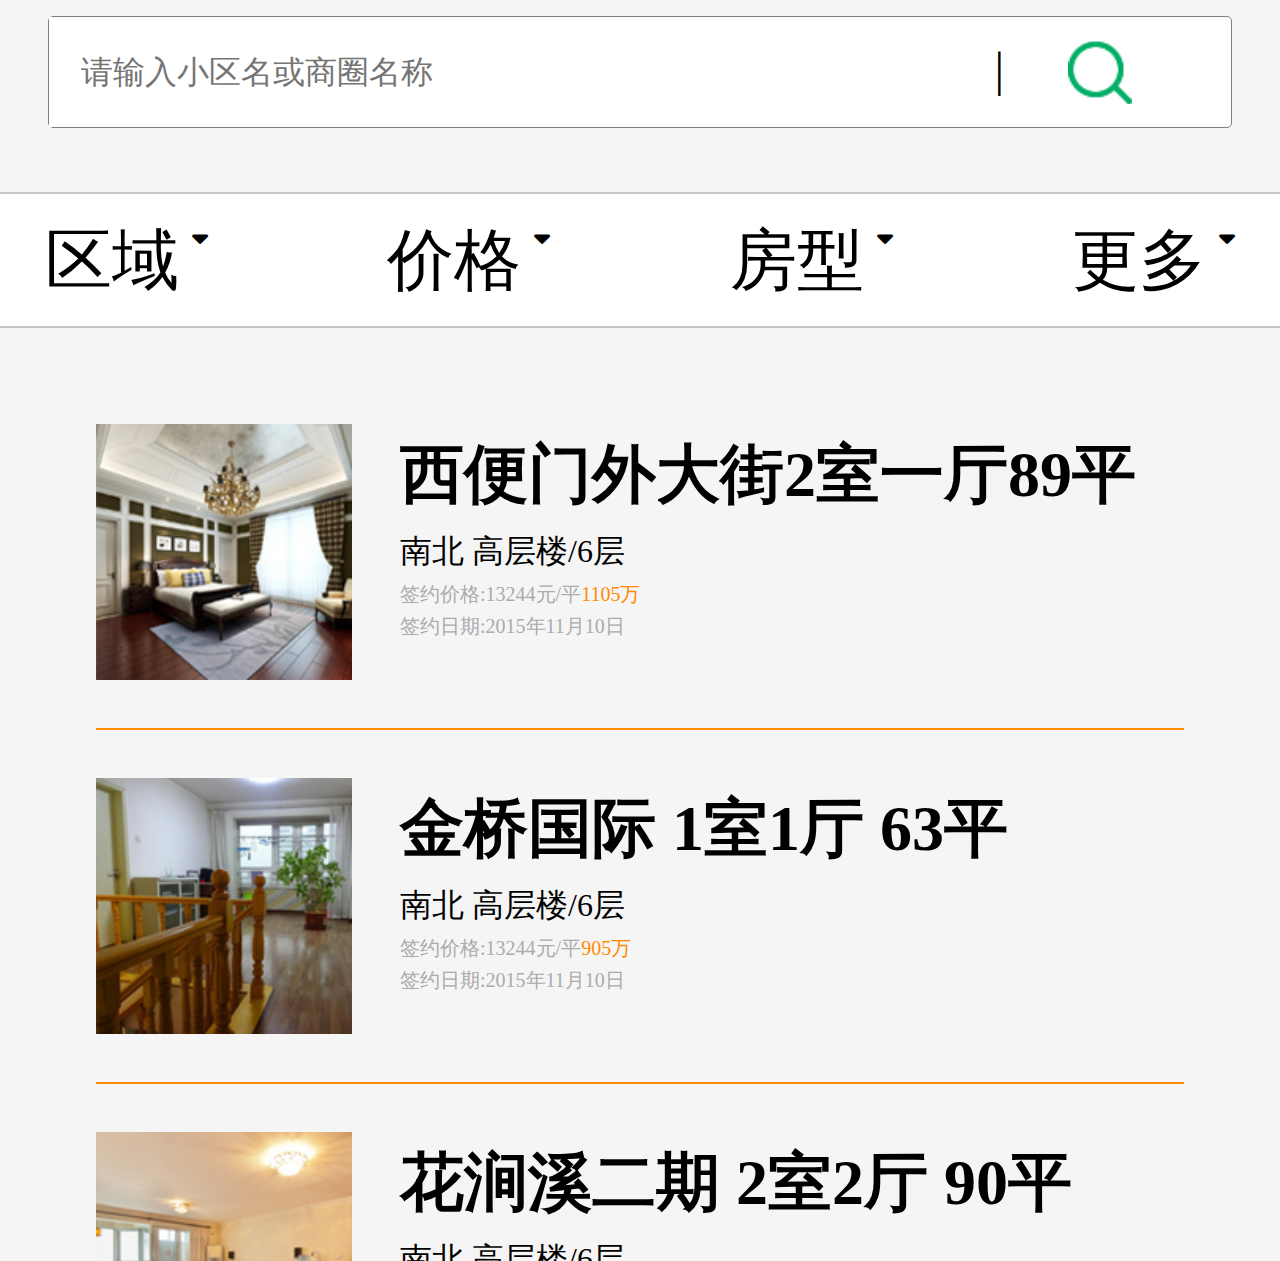
<file: bjzf.html>
<!DOCTYPE html>
<html>

<head>
    <meta charset="UTF-8">
    <meta name="viewport" content="width=device-width, initial-scale=1.0, maximum-scale=1.0, user-scalable=0">
    <meta http-equiv="X-UA-Compatible" content="ie=edge">
    <title>北京找房</title>
    <link rel="stylesheet" href="./bjzf/bjzf.css">
    <link rel="stylesheet" href="./bjzf/font_3443388_xr3s1letl5q/iconfont.css">
</head>

<body>
    <!-- 索引 -->
    <header>
        <div class="inp">
            <input type="text" placeholder="请输入小区名或商圈名称">
            <span>|</span>
            <p></p>
        </div>
        <ul>
            <li>区域<span class="iconfont icon-xiala"></span></li>
            <li>价格<span class="iconfont icon-xiala"></span></li>
            <li>房型<span class="iconfont icon-xiala"></span></li>
            <li>更多<span class="iconfont icon-xiala"></span></li>
        </ul>
    </header>
    <!-- 主体 -->
    <section>
        <ul>
            <a href="">
                <li>
                    <img src="./img/SecondHandList/img1.png" alt="">
                    <div class="box">
                        <h2>西便门外大街2室一厅89平</h2>
                        <p class="t">南北 高层楼/6层</p>
                        <p class="bl"><span>签约价格:13244元/平</span><span class="or">1105万</span></p>
                        <p class="bl">签约日期:2015年11月10日</p>
                    </div>
                </li>
            </a>
            <a href="">
                <li>
                    <img src="./img/SecondHandList/img2.png" alt="">
                    <div class="box">
                        <h2>金桥国际 1室1厅 63平</h2>
                        <p class="t">南北 高层楼/6层</p>
                        <p class="bl"><span>签约价格:13244元/平</span><span class="or">905万</span></p>
                        <p class="bl">签约日期:2015年11月10日</p>
                    </div>
                </li>
            </a>
            <a href="">
                <li>
                    <img src="./img/SecondHandList/img3.png" alt="">
                    <div class="box">
                        <h2>花涧溪二期 2室2厅 90平</h2>
                        <p class="t">南北 高层楼/6层</p>
                        <p class="bl"><span>签约价格:13244元/平</span><span class="or">1322万</span></p>
                        <p class="bl">签约日期:2015年11月10日</p>
                    </div>
                </li>
            </a>
        </ul>
    </section>
    <!-- 尾部 -->
    <footer>
        <h2>北京找房无忧>首页</h2>
        <div class="khd">
            <div class="f">
                <span class="iconfont icon-pingguo"></span>
                <p>iPhone<br>客户端</p>
            </div>
            <div class="f">
                <span class="iconfont icon-anzhuologo"></span>
                <p>Android<br>客户端</p>
            </div>
        </div>
        <div class="last">
            <p>北京找房无忧房地产经纪公司</p>
            <p>网络经营许可证京ICP备20160812号</p>
        </div>
    </footer>
</body>

</html>
<script src="./bjzf/bjzf.js"></script>
</file>
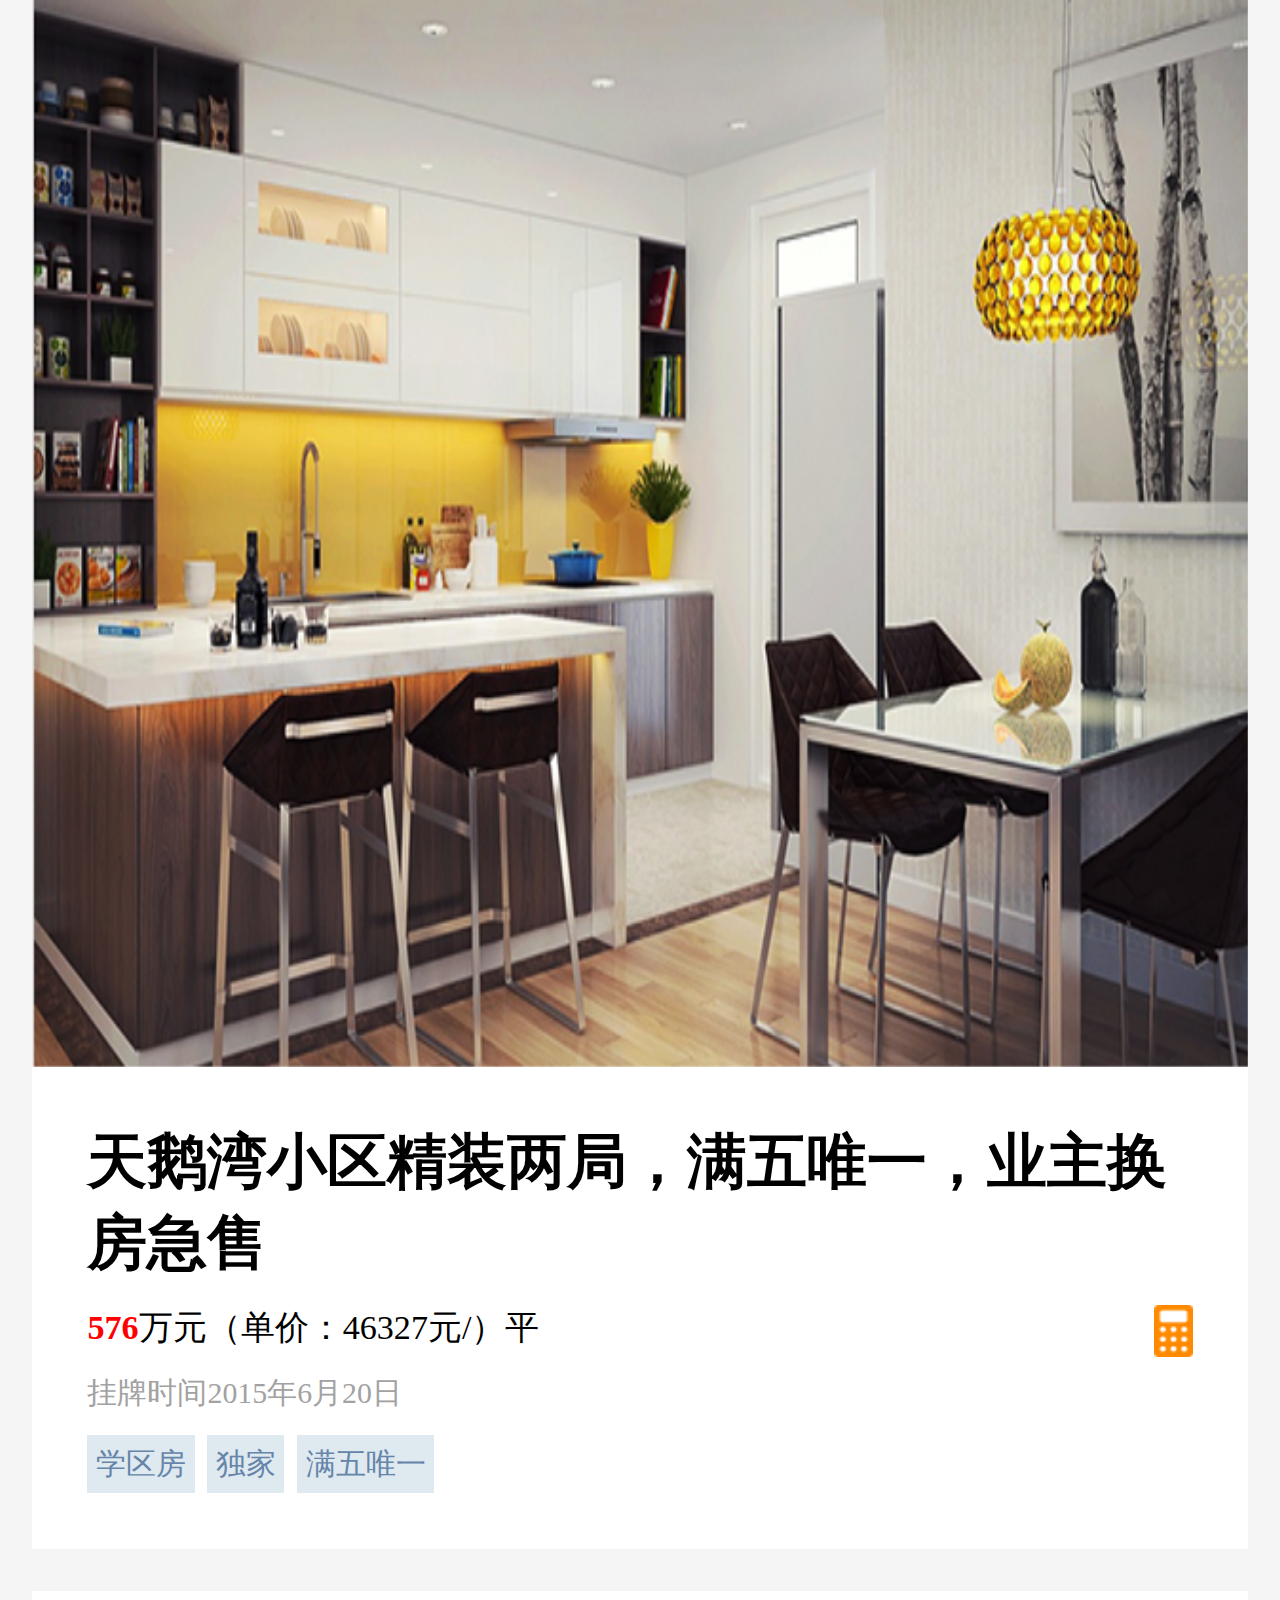
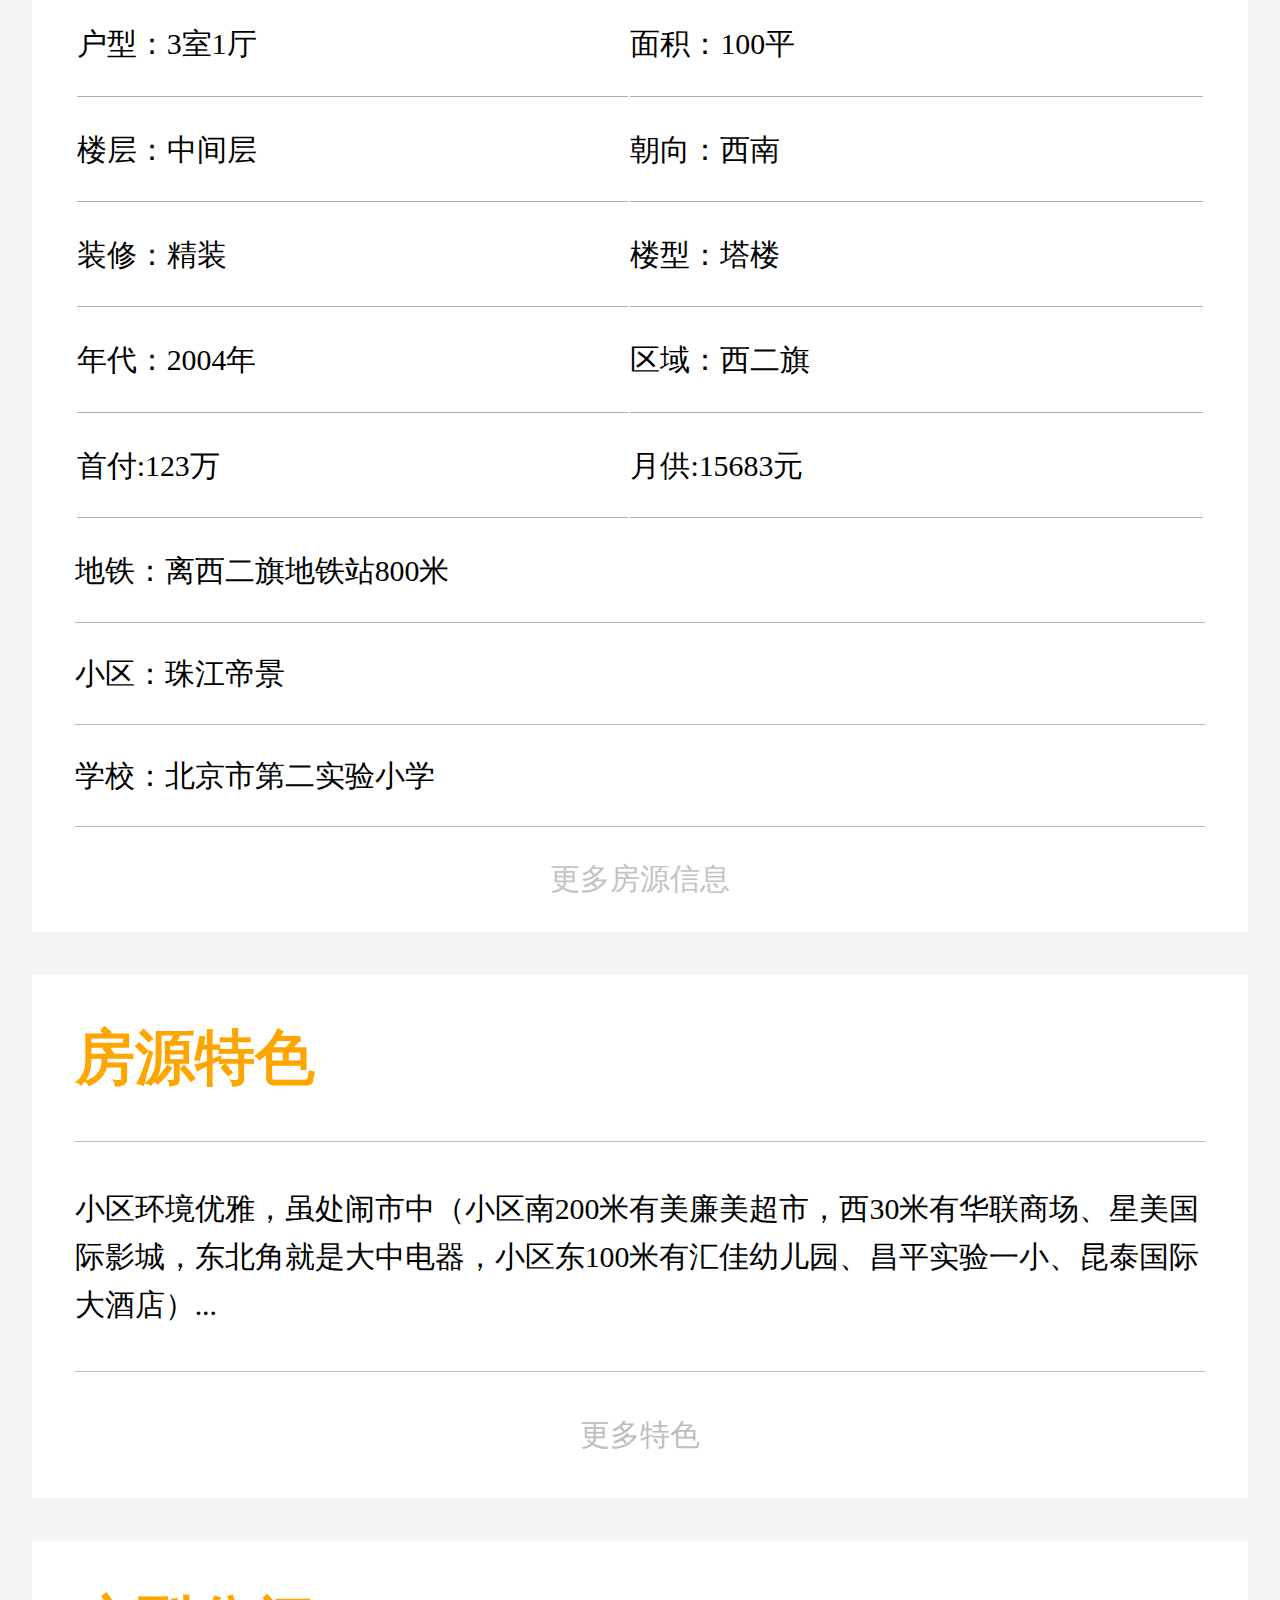
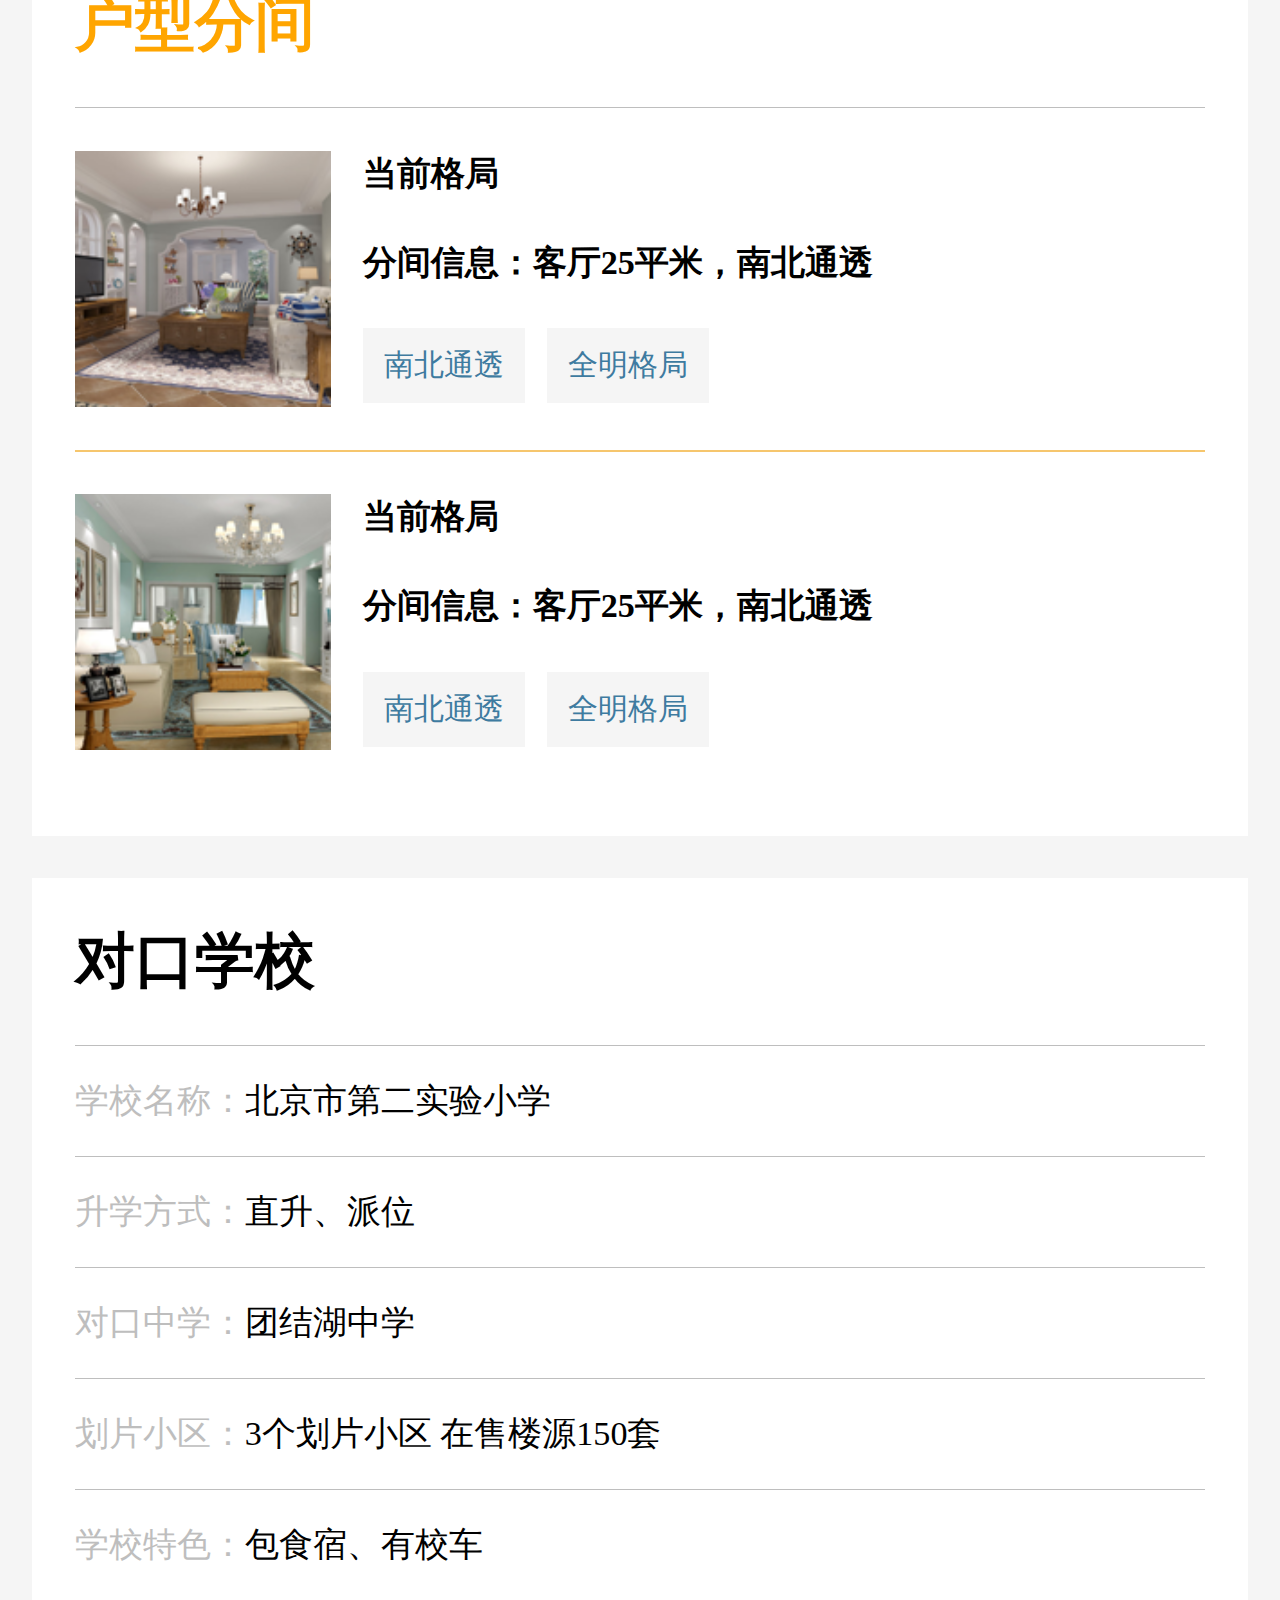
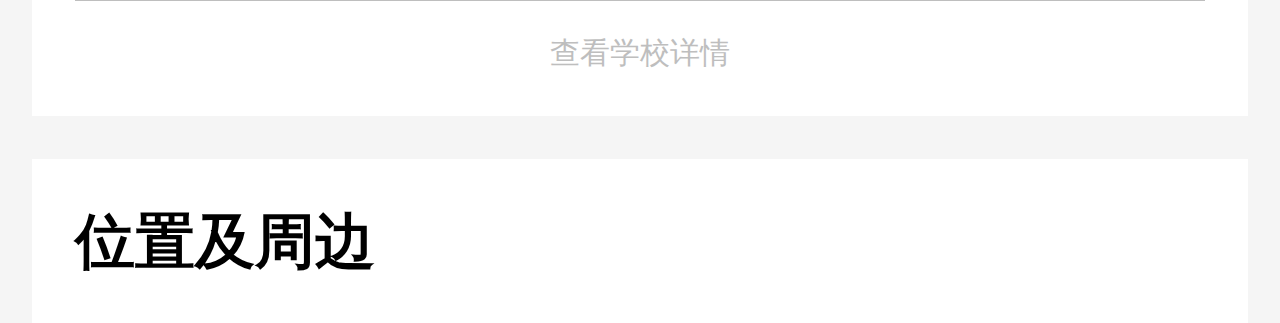
<file: RoomHostsynopsis.html>
<!DOCTYPE html>
<html>

<head>
    <meta charset="UTF-8">
    <meta name="viewport" content="width=device-width, initial-scale=1.0, maximum-scale=1.0, user-scalable=0">
    <meta http-equiv="X-UA-Compatible" content="ie=edge">
    <title>房间简介</title>
    <link rel="stylesheet" href="./RoomHostsynopsis/swiper-bundle.min.css">
    <link rel="stylesheet" href="./RoomHostsynopsis/RoomHostsynopsis.css">
    <link rel="stylesheet" href="./RoomHostsynopsis/font_3443388_bqmxliyoamd/iconfont.css">
</head>

<body>
    <!-- 轮播图 -->
    <div class="swiper">
        <div class="swiper-wrapper">
            <div class="swiper-slide"><img src="./img/SecondHandList/img.png" alt=""></div>
            <div class="swiper-slide"><img src="./img/SecondHandList/img1.png" alt=""></div>
            <div class="swiper-slide"><img src="./img/SecondHandList/img2.png" alt=""></div>
            <div class="swiper-slide"><img src="./img/SecondHandList/img3.png" alt=""></div>
            <div class="swiper-slide"><img src="./img/SecondHandList/img4.png" alt=""></div>
        </div>
        <!-- 如果需要分页器 -->
        <!-- <div class="swiper-pagination"></div> -->

        <!-- 如果需要导航按钮 -->
        <!-- <div class="swiper-button-prev"></div>
        <div class="swiper-button-next"></div> -->

        <!-- 如果需要滚动条 -->
        <!-- <div class="swiper-scrollbar"></div> -->
    </div>

    <!-- 房间详细 -->
    <header>
        <h1>天鹅湾小区精装两局，满五唯一，业主换房急售</h1>
        <div class="bigbox">
            <div class="box">
                <p><span>576</span>万元（单价：46327元/）平</p>
                <img src="./img/SecondHandList/phone.png" alt="">
            </div>
            <p class="bll">挂牌时间2015年6月20日</p>
        </div>
        <span class="spa">学区房</span><span class="spa">独家</span><span class="spa">满五唯一</span>
    </header>
    <!-- 选择栏 -->
    <section class="coo1">
        <table>
            <tr>
                <td>户型：3室1厅</td>
                <td>面积：100平</td>
            </tr>
            <tr>
                <td>楼层：中间层</td>
                <td>朝向：西南</td>
            </tr>
            <tr>
                <td>装修：精装</td>
                <td>楼型：塔楼</td>
            </tr>
            <tr>
                <td>年代：2004年</td>
                <td>区域：西二旗</td>
            </tr>
            <tr>
                <td>首付:123万</td>
                <td>月供:15683元</td>
            </tr>
        </table>
        <ul>
            <li>地铁：离西二旗地铁站800米</li>
            <li>小区：珠江帝景</li>
            <li>学校：北京市第二实验小学</li>
        </ul>
        <p><a>更多房源信息</a></p>

    </section>
    <!-- 房源特色 -->
    <section class="coo2">
        <h2>房源特色</h2>
        <p>小区环境优雅，虽处闹市中（小区南200米有美廉美超市，西30米有华联商场、星美国际影城，东北角就是大中电器，小区东100米有汇佳幼儿园、昌平实验一小、昆泰国际大酒店）...</p>
        <div><a>更多特色</a></div>
    </section>
    <!-- 户型分间 -->
    <section class="coo3">
        <h1>户型分间</h1>
        <ul>
            <li>
                <img src="./img/SecondHandList/img4.png" alt="">
                <div class="boxa">
                    <p>当前格局</p>
                    <p>分间信息：客厅25平米，南北通透</p>
                    <div class="spans"><span>南北通透</span><span>全明格局</span></div>
                </div>
            </li>
            <li>
                <img src="./img/SecondHandList/img5.png" alt="">
                <div class="boxa">
                    <p>当前格局</p>
                    <p>分间信息：客厅25平米，南北通透</p>
                    <div class="spans"><span>南北通透</span><span>全明格局</span></div>
                </div>
            </li>
        </ul>
    </section>
    <!-- 对口学校 -->
    <section class="coo4">
        <h1>对口学校</h1>
        <ul>
            <li><span>学校名称：</span>北京市第二实验小学</li>
            <li><span>升学方式：</span>直升、派位</li>
            <li><span>对口中学：</span>团结湖中学</li>
            <li><span>划片小区：</span>3个划片小区 在售楼源150套</li>
            <li><span>学校特色：</span>包食宿、有校车</li>
        </ul>
        <p><a>查看学校详情</a></p>
    </section>
    <!-- 位置 -->
    <section class="coo5">
        <h1>位置及周边</h1>
        <img src="./img/SecondHandList/map.png" alt="">
    </section>
    <!-- 推荐房源 -->
    <section class="coo6">
        <h1>推荐房源</h1>
        <ul>
            <li>
                <div class="bb"><img src="./img/SecondHandList/img6.png" alt="">
                    <div class="sb">
                        <h2>文化部中间层 一层带...</h2>
                        <p><span>2室1厅96㎡南北</span><span class="or">1105万</span></p>
                        <p class="bl"><span>红庙北里</span><span>14268元/平</span></p>
                        <span class="gy">学区房</span>
                    </div>
                </div>
                <div class="qipao">
                    <div class="sanjao"></div>
                    推荐理由：同户型、通风好、采光好
                </div>
            </li>
            <li>
                <div class="bb"><img src="./img/SecondHandList/img7.png" alt="">
                    <div class="sb">
                        <h2>北大水墨 精装复式...</h2>
                        <p><span>2室1厅96㎡南北</span><span class="or">280万</span></p>
                        <p class="bl"><span>光大水墨</span><span>14268元/平</span></p>
                        <span class="gy">学区房</span>
                    </div>
                </div>
                <div class="qipao">
                    <div class="sanjao"></div>
                    推荐理由：同户型、通风好、采光好
                </div>
            </li>
            <li>
                <div class="bb"><img src="./img/SecondHandList/img7.png" alt="">
                    <div class="sb">
                        <h2>北大水墨 精装复式...</h2>
                        <p><span>2室1厅96㎡南北</span><span class="or">280万</span></p>
                        <p class="bl"><span>光大水墨</span><span>14268元/平</span></p>
                        <span class="gy">学区房</span>
                    </div>
                </div>
                <div class="qipao">
                    <div class="sanjao"></div>
                    推荐理由：同户型、通风好、采光好
                </div>
            </li>
            <li>
                <div class="bb"><img src="./img/SecondHandList/img7.png" alt="">
                    <div class="sb">
                        <h2>北大水墨 精装复式...</h2>
                        <p><span>2室1厅96㎡南北</span><span class="or">280万</span></p>
                        <p class="bl"><span>光大水墨</span><span>14268元/平</span></p>
                        <span class="gy">学区房</span>
                    </div>
                </div>
                <div class="qipao">
                    <div class="sanjao"></div>
                    推荐理由：同户型、通风好、采光好
                </div>
            </li>
            <li>
                <div class="bb"><img src="./img/SecondHandList/img7.png" alt="">
                    <div class="sb">
                        <h2>北大水墨 精装复式...</h2>
                        <p><span>2室1厅96㎡南北</span><span class="or">280万</span></p>
                        <p class="bl"><span>光大水墨</span><span>14268元/平</span></p>
                        <span class="gy">学区房</span>
                    </div>
                </div>
                <div class="qipao">
                    <div class="sanjao"></div>
                    推荐理由：同户型、通风好、采光好
                </div>
            </li>
            <li>
                <div class="bb"><img src="./img/SecondHandList/img7.png" alt="">
                    <div class="sb">
                        <h2>北大水墨 精装复式...</h2>
                        <p><span>2室1厅96㎡南北</span><span class="or">280万</span></p>
                        <p class="bl"><span>光大水墨</span><span>14268元/平</span></p>
                        <span class="gy">学区房</span>
                    </div>
                </div>
                <div class="qipao">
                    <div class="sanjao"></div>
                    推荐理由：同户型、通风好、采光好
                </div>
            </li>
        </ul>
        <div class="cen"><a href="">查看更多相似房源</a></div>
    </section>
    <!-- 尾部 -->
    <footer>
        <h2>北京找房无忧><a href="./index.html">首页</a></h2>
        <div class="khd">
            <div class="f">
                <span class="iconfont icon-pingguo"></span>
                <p>iPhone<br>客户端</p>
            </div>
            <div class="f">
                <span class="iconfont icon-anzhuologo"></span>
                <p>Android<br>客户端</p>
            </div>
        </div>
        <div class="last">
            <p>北京找房无忧房地产经纪公司</p>
            <p>网络经营许可证京ICP备20160812号</p>
        </div>
    </footer>

    <!-- 联系经纪人 -->
    <div class="man">
        <button>联系经纪人</button>
        <div class="img"></div>
        <p>关注</p>
    </div>
</body>

</html>
<script src="./RoomHostsynopsis/swiper-bundle.js"></script>
<script src="./RoomHostsynopsis/RoomHostsynopsis.js"></script>
<script>
    var mySwiper = new Swiper('.swiper', {
        direction: 'horizontal', // 横向切换选项
        loop: true, // 循环模式选项
        pagination: {
            el: '.swiper-pagination',
            dynamicBullets: true,
            dynamicMainBullets: 2
        },
        // 如果需要分页器
        pagination: {
            el: '.swiper-pagination',
            type: 'fraction',
        },

        // 如果需要前进后退按钮
        navigation: {
            nextEl: '.swiper-button-next',
            prevEl: '.swiper-button-prev',
        },

        // 如果需要滚动条
        // scrollbar: {
        //     el: '.swiper-scrollbar',
        // },
        pagination: {
            el: '.swiper-pagination',
            clickable: true,
        }
    })
</script>
</file>
<file: bjzf/bjzf.css>
* {
  margin: 0;
  padding: 0;
  text-decoration: none;
  color: black;
  list-style: none;
  box-sizing: border-box;
}
html,
body {
  font-size: 10px;
}
header {
  width: 100%;
  padding-top: 1rem;
  background-color: #f5f5f5;
}
header .inp {
  width: 92.5%;
  height: 7rem;
  line-height: 6.6rem;
  margin: 0 auto;
  border: 1px solid gray;
  border-radius: 5px;
  background-color: white;
  display: flex;
  margin-bottom: 4rem;
}
header .inp span {
  font-size: 3rem;
}
header .inp input {
  width: 80%;
  outline: none;
  border: none;
  text-indent: 2rem;
  font-size: 2rem;
}
header .inp p {
  width: 11%;
  height: 100%;
  background: url(../img/SecondHandList/search_03.png) no-repeat 4rem 1rem;
  background-size: 4rem;
}
header ul {
  width: 100%;
  height: 8.5rem;
  background-color: white;
  padding: 0 2.8rem;
  display: flex;
  justify-content: space-between;
  align-items: center;
  border-top: 2px solid #c5c5c5;
  border-bottom: 2px solid #c3c3c3;
}
header ul li {
  font-size: 4.2rem;
  display: flex;
  align-items: flex-start;
}
header ul li span {
  margin-left: 0.8rem;
  margin-top: 1rem;
  font-size: 1.8rem;
}
section {
  padding: 3rem 6rem 6rem 6rem;
  background-color: #f5f5f5;
}
section ul li {
  display: flex;
  justify-content: space-between;
  padding: 3rem 0;
  border-bottom: 2px solid #ff8a00;
}
section ul li img {
  width: 16rem;
  height: 16rem;
}
section ul li .box {
  flex: 1;
  margin-left: 3rem;
  line-height: 1.6;
}
section ul li .box .t {
  font-size: 2rem;
}
section ul li .box h2 {
  font-size: 4rem;
}
section ul li .box .bl {
  font-size: 20px;
  color: #ababab;
}
section ul li .box .bl span {
  font-size: 20px;
  color: #ababab;
}
section ul li .box .bl .or {
  color: #ff8a00;
}
footer {
  width: 100%;
  height: 30rem;
  background-color: #2f3130;
}
footer p {
  color: #c1c1c1;
  font-size: 1.6rem;
}
footer h2 {
  color: #c1c1c1;
  font-size: 1.6rem;
  margin: 0 2rem 2rem 2rem;
  padding: 2rem 0;
  border-bottom: 0.5px solid #c1c1c1;
}
footer .khd {
  display: flex;
  justify-content: space-around;
}
footer .khd .f {
  display: flex;
  justify-content: center;
}
footer .khd .f .iconfont {
  font-size: 4rem;
  color: white;
  padding-right: 1rem;
}
footer .last {
  margin-top: 3rem;
  text-align: center;
}
</file>
<file: bjzf/font_3443388_xr3s1letl5q/iconfont.css>
@font-face {
  font-family: "iconfont"; /* Project id 3443388 */
  src: url('iconfont.woff2?t=1654074498771') format('woff2'),
       url('iconfont.woff?t=1654074498771') format('woff'),
       url('iconfont.ttf?t=1654074498771') format('truetype');
}

.iconfont {
  font-family: "iconfont" !important;
  font-size: 16px;
  font-style: normal;
  -webkit-font-smoothing: antialiased;
  -moz-osx-font-smoothing: grayscale;
}

.icon-xiala:before {
  content: "\e68f";
}

.icon-anzhuologo:before {
  content: "\e679";
}

.icon-pingguo:before {
  content: "\e624";
}
</file>
<file: RoomHostsynopsis/font_3443388_bqmxliyoamd/iconfont.css>
@font-face {
  font-family: "iconfont"; /* Project id 3443388 */
  src: url('iconfont.woff2?t=1654059489852') format('woff2'),
       url('iconfont.woff?t=1654059489852') format('woff'),
       url('iconfont.ttf?t=1654059489852') format('truetype');
}

.iconfont {
  font-family: "iconfont" !important;
  font-size: 16px;
  font-style: normal;
  -webkit-font-smoothing: antialiased;
  -moz-osx-font-smoothing: grayscale;
}

.icon-anzhuologo:before {
  content: "\e679";
}

.icon-pingguo:before {
  content: "\e624";
}
</file>
<file: RoomHostsynopsis/RoomHostsynopsis.css>
* {
  margin: 0;
  padding: 0;
  text-decoration: none;
  color: black;
  list-style: none;
  box-sizing: border-box;
}
html,
body {
  font-size: 10px;
  background-color: #f5f5f5;
}
.swiper {
  width: 95%;
  height: 50rem;
  margin: 0 auto;
}
.swiper .swiper-wrapper {
  width: 100%;
  height: 50rem;
}
.swiper .swiper-wrapper .swiper-slide {
  width: 100%;
  height: 50rem;
}
.swiper .swiper-wrapper .swiper-slide img {
  width: 100%;
  height: 50rem;
}
header {
  width: 95%;
  margin: 0 auto;
  background-color: white;
  padding: 2.6rem;
}
header h1 {
  font-size: 2.8rem;
  font-weight: 700;
  margin-bottom: 1rem;
}
header .bigbox {
  font-size: 1.6rem;
}
header .bigbox .box {
  display: flex;
  justify-content: space-between;
}
header .bigbox .box p {
  margin-bottom: 1rem;
}
header .bigbox .box p span {
  color: red;
  font-weight: 800;
}
header .bigbox .box img {
  width: 1.8rem;
  height: 2.4rem;
}
header .bigbox .bll {
  font-size: 1.4rem;
  color: #a2a2a2;
  margin-bottom: 1rem;
}
header .spa {
  font-size: 1.4rem;
  display: inline-block;
  color: #6685a9;
  background-color: #dee9f0;
  padding: 0.4rem;
  margin-right: 0.6rem;
}
.coo1 {
  width: 95%;
  margin: 2rem auto;
  background-color: white;
}
.coo1 table {
  margin: 0 2rem;
}
.coo1 table tr td {
  border-bottom: 0.1px solid #afafaf;
  font-size: 1.4rem;
  width: 80rem;
  height: 4.8rem;
  line-height: 4.8rem;
}
.coo1 ul li {
  border-bottom: 0.1px solid #b8b8b8;
  font-size: 1.4rem;
  height: 4.8rem;
  line-height: 4.8rem;
  margin: 0 2rem;
}
.coo1 p {
  width: 100%;
  text-align: center;
}
.coo1 p a {
  color: #c3c3c3;
  display: inline-block;
  padding: 1.5rem 0;
  font-size: 1.4rem;
}
.coo2 {
  width: 95%;
  margin: 0 auto;
  background-color: white;
  padding: 2rem;
}
.coo2 h2 {
  font-size: 2.8rem;
  color: orange;
  padding-bottom: 2rem;
  border-bottom: 1px solid #bebebe;
}
.coo2 p {
  padding: 2rem 0;
  line-height: 1.6;
  font-size: 1.4rem;
  border-bottom: 1px solid #bebebe;
}
.coo2 div {
  padding-top: 2rem;
  text-align: center;
}
.coo2 div a {
  color: #bebebe;
  font-size: 1.4rem;
}
.coo3 {
  width: 95%;
  margin: 2rem auto;
  background-color: white;
  padding: 2rem;
}
.coo3 h1 {
  font-size: 2.8rem;
  color: orange;
  padding-bottom: 2rem;
  border-bottom: 1px solid #bebebe;
}
.coo3 ul li {
  display: flex;
  padding: 2rem 0;
}
.coo3 ul li img {
  margin-right: 1.5rem;
  width: 12rem;
  height: 12rem;
}
.coo3 ul li .boxa p {
  font-size: 1.6rem;
  margin-bottom: 2rem;
  font-weight: 900;
}
.coo3 ul li .boxa .spans span {
  font-size: 1.4rem;
  display: inline-block;
  padding: 0.8rem 1rem;
  color: #3e7ba0;
  background-color: #f5f5f5;
  margin-right: 1rem;
}
.coo3 ul li:nth-of-type(1) {
  border-bottom: 2px solid #f6c66d;
}
.coo4 {
  width: 95%;
  margin: 2rem auto;
  background-color: white;
  padding: 2rem;
}
.coo4 h1 {
  font-size: 2.8rem;
  padding-bottom: 2rem;
  border-bottom: 1px solid #bebebe;
}
.coo4 ul li {
  padding: 1.5rem 0;
  border-bottom: 1px solid #bebebe;
  font-size: 1.6rem;
}
.coo4 ul li span {
  color: #bebebe;
}
.coo4 p {
  text-align: center;
  padding-top: 1.5rem;
}
.coo4 p a {
  color: #bebebe;
  font-size: 1.4rem;
}
.coo5 {
  width: 95%;
  margin: 2rem auto;
  background-color: white;
  padding: 2rem;
}
.coo5 h1 {
  font-size: 2.8rem;
  padding-bottom: 2rem;
  border-bottom: 1px solid #bebebe;
}
.coo5 img {
  width: 100%;
  margin-top: 2rem;
}
.coo6 {
  width: 95%;
  margin: 2rem auto;
  background-color: white;
  padding: 2rem;
}
.coo6 h1 {
  font-size: 2.8rem;
  padding-bottom: 2rem;
  border-bottom: 1px solid #bebebe;
}
.coo6 ul li {
  border-bottom: 1px solid #bebebe;
  padding-top: 2rem;
}
.coo6 ul li .bb {
  display: flex;
}
.coo6 ul li .bb img {
  width: 12rem;
  height: 12rem;
  margin-right: 1.5rem;
  margin-top: 2rem;
}
.coo6 ul li .bb .sb {
  flex: 2;
}
.coo6 ul li .bb .sb h2 {
  font-size: 2.8rem;
}
.coo6 ul li .bb .sb p {
  width: 100%;
  font-size: 1.6rem;
  margin: 1.4rem 0;
  display: flex;
  justify-content: space-between;
}
.coo6 ul li .bb .sb p .or {
  color: orange;
}
.coo6 ul li .bb .sb .bl span {
  color: #aeaeae;
}
.coo6 ul li .bb .gy {
  padding: 0.4rem;
  display: inline-block;
  font-size: 1.6rem;
  color: #2d81a2;
  background-color: #f2f2f2;
}
.coo6 ul li .qipao {
  padding: 1.5rem;
  margin: 1rem 0 2rem 0;
  background-color: #f2f2f2;
  font-size: 1.6rem;
  position: relative;
}
.coo6 ul li .qipao .sanjao {
  width: 1rem;
  height: 1rem;
  border-top: 1rem solid rgba(240, 18, 18, 0);
  border-bottom: 1rem solid #f2f2f2;
  border-left: 1rem solid rgba(0, 27, 233, 0);
  border-right: 1rem solid rgba(0, 233, 50, 0);
  background-color: rgba(255, 0, 0, 0);
  position: absolute;
  top: -2rem;
}
.coo6 .cen {
  text-align: center;
  margin-top: 2rem;
}
.coo6 .cen a {
  color: #b0b0b0;
  font-size: 1.4rem;
}
footer {
  width: 100%;
  height: 30rem;
  background-color: #2f3130;
  margin-top: 3rem;
}
footer p {
  color: #c1c1c1;
  font-size: 1.6rem;
}
footer h2 {
  color: #c1c1c1;
  font-size: 1.6rem;
  margin: 0 2rem 2rem 2rem;
  padding: 2rem 0;
  border-bottom: 0.5px solid #c1c1c1;
}
footer h2 a {
  color: #c1c1c1;
}
footer .khd {
  display: flex;
  justify-content: space-around;
}
footer .khd .f {
  display: flex;
  justify-content: center;
}
footer .khd .f .iconfont {
  font-size: 4rem;
  color: white;
  padding-right: 1rem;
}
footer .last {
  margin-top: 3rem;
  text-align: center;
}
.man {
  box-sizing: border-box;
  width: 100%;
  height: 7rem;
  margin-bottom: 3rem;
  border-bottom: 1px solid #bcbcbc;
  padding: 1rem 2rem;
  display: flex;
  justify-content: space-around;
}
.man button {
  width: 70%;
  background: url(../img/SecondHandList/user.png) no-repeat 6rem;
  background-color: orange;
  background-size: 3.8rem;
  border: none;
  border-radius: 6px;
  color: wheat;
  font-size: 1.6rem;
  transition: all 0.1s;
}
.man button:hover {
  background-color: #ff8a00;
  color: white;
}
.man .img {
  width: 19%;
  height: 5rem;
  background: url(../img/SecondHandList/xin.png) no-repeat;
  background-size: 5rem;
  margin-left: 6rem;
}
.man p {
  width: 9%;
  height: 5rem;
  line-height: 5rem;
  font-size: 1.6rem;
  margin-left: 1rem;
}
</file>
